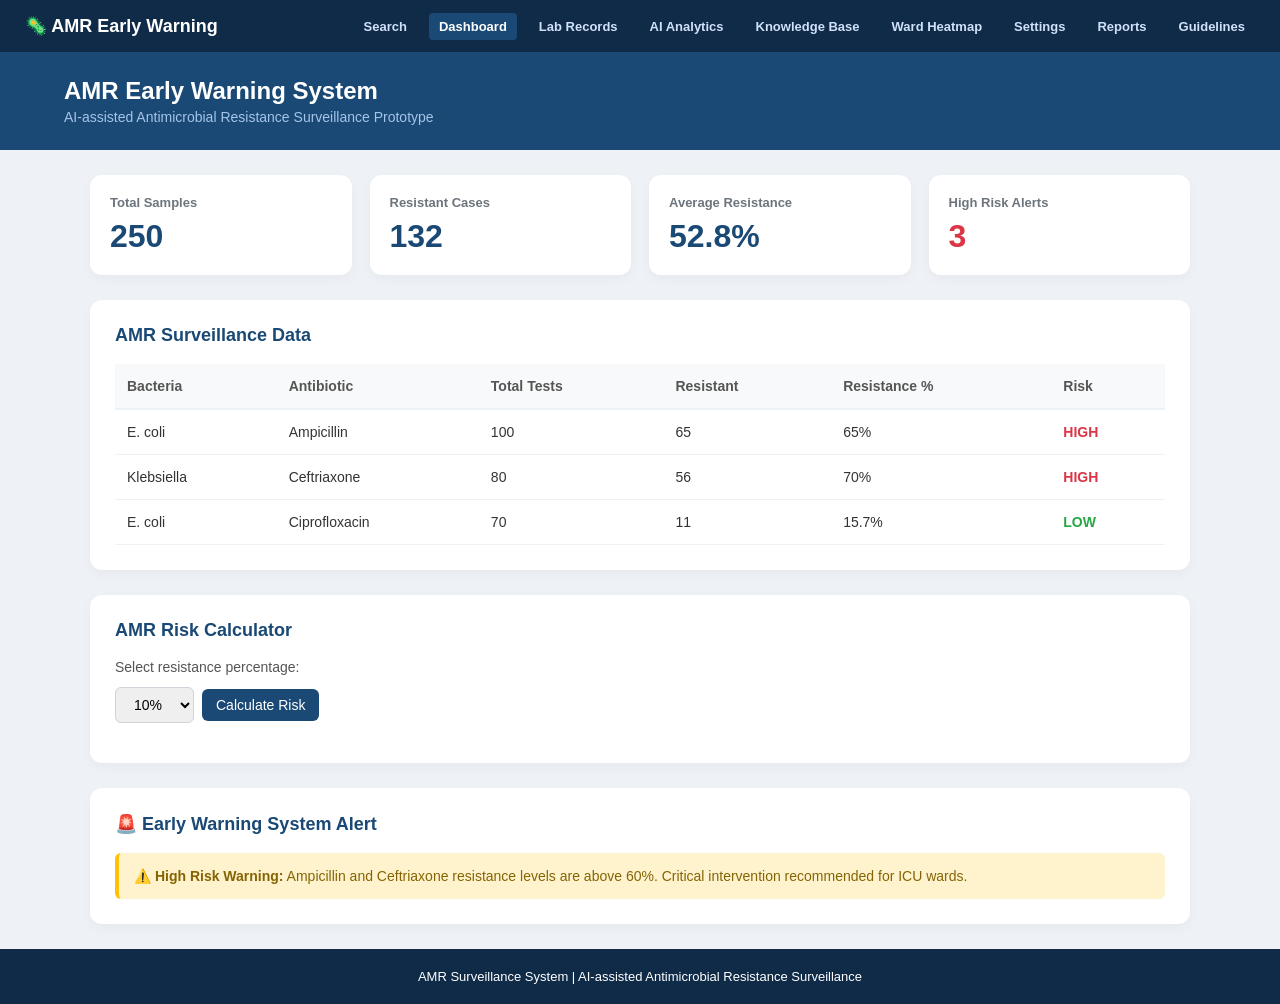
<file: dashboard overview.html>
<!DOCTYPE html>
<html lang="en">

<head>
  <meta charset="UTF-8">
  <meta name="viewport" content="width=device-width, initial-scale=1.0">
  <title>AMR Early Warning System</title>
  <style>
    * {
      margin: 0;
      padding: 0;
      box-sizing: border-box;
      font-family: 'Segoe UI', Arial, sans-serif;
    }

    body {
      background: #eef2f6;
      color: #333;
      overflow-x: hidden;
    }

    /* NAVBAR & HEADER */
    nav {
      background: #0f2b48;
      padding: 15px 25px;
      display: flex;
      justify-content: space-between;
      align-items: center;
    }

    nav .logo {
      color: white;
      font-size: 18px;
      font-weight: bold;
    }

    nav ul {
      list-style: none;
      display: flex;
      gap: 12px;
    }

    nav ul li a {
      color: #d0e1f9;
      text-decoration: none;
      font-weight: 600;
      padding: 6px 10px;
      border-radius: 4px;
      font-size: 13px;
      transition: 0.3s;
    }

    nav ul li a.active,
    nav ul li a:hover {
      background: #1a4975;
      color: white;
    }

    header {
      background: #1a4975;
      color: white;
      padding: 25px;
      text-align: left;
      padding-left: 5%;
    }

    header h1 {
      font-size: 24px;
    }

    header p {
      color: #a4c4e8;
      font-size: 14px;
      margin-top: 4px;
    }

    /* CONTAINER & CARDS */
    .container {
      width: 90%;
      max-width: 1100px;
      margin: 25px auto;
    }

    .stats-grid {
      display: grid;
      grid-template-columns: repeat(auto-fit, minmax(200px, 1fr));
      gap: 18px;
      margin-bottom: 25px;
    }

    .stat-card {
      background: white;
      padding: 20px;
      border-radius: 12px;
      box-shadow: 0 4px 12px rgba(0, 0, 0, 0.04);
    }

    .stat-card .title {
      color: #6c757d;
      font-size: 13px;
      font-weight: 600;
    }

    .stat-card .value {
      font-size: 32px;
      font-weight: 700;
      color: #1a4975;
      margin-top: 8px;
    }

    .card-section {
      background: white;
      padding: 25px;
      border-radius: 12px;
      box-shadow: 0 4px 12px rgba(0, 0, 0, 0.04);
      margin-bottom: 25px;
    }

    .card-section h2 {
      font-size: 18px;
      color: #1a4975;
      margin-bottom: 18px;
    }

    /* TABLE STYLING */
    table {
      width: 100%;
      border-collapse: collapse;
    }

    th,
    td {
      padding: 14px 12px;
      text-align: left;
      font-size: 14px;
    }

    th {
      background: #f8f9fa;
      color: #555;
      border-bottom: 2px solid #edf2f7;
    }

    td {
      border-bottom: 1px solid #edf2f7;
    }

    .badge-high {
      color: #dc3545;
      font-weight: bold;
    }

    .badge-low {
      color: #28a745;
      font-weight: bold;
    }

    /* CALCULATOR & ALERTS */
    select,
    button {
      padding: 8px 14px;
      border-radius: 6px;
      border: 1px solid #ced4da;
      font-size: 14px;
    }

    button {
      background: #1a4975;
      color: white;
      border: none;
      cursor: pointer;
      transition: 0.3s;
      margin-left: 8px;
    }

    button:hover {
      background: #0f2b48;
    }

    .alert-box {
      background: #fff3cd;
      border-left: 4px solid #ffc107;
      padding: 15px;
      border-radius: 6px;
      color: #856404;
      font-size: 14px;
      margin-top: 15px;
    }

    footer {
      text-align: center;
      padding: 20px;
      background: #0f2b48;
      color: white;
      font-size: 13px;
    }
  </style>
</head>

<body>

  <!-- NAVIGATION BAR -->
  <nav>
    <div class="logo">🦠 AMR Early Warning</div>
    <ul>
      <li><a href="index.html">Search</a></li>
      <li><a href="dashboard overview.html" class="active">Dashboard</a></li>
      <li><a href="records.html">Lab Records</a></li>
      <li><a href="analytics.html">AI Analytics</a></li>
      <li><a href="knowledge.html">Knowledge Base</a></li>
      <li><a href="regional.html">Ward Heatmap</a></li>
      <li><a href="settings.html">Settings</a></li>
      <li><a href="reports.html">Reports</a></li>
      <li><a href="guidelines.html">Guidelines</a></li>
    </ul>
  </nav>

  <!-- HEADER -->
  <header>
    <h1>AMR Early Warning System</h1>
    <p>AI-assisted Antimicrobial Resistance Surveillance Prototype</p>
  </header>

  <div class="container">

    <!-- TOP METRICS CARDS -->
    <div class="stats-grid">
      <div class="stat-card">
        <div class="title">Total Samples</div>
        <div class="value">250</div>
      </div>
      <div class="stat-card">
        <div class="title">Resistant Cases</div>
        <div class="value">132</div>
      </div>
      <div class="stat-card">
        <div class="title">Average Resistance</div>
        <div class="value">52.8%</div>
      </div>
      <div class="stat-card">
        <div class="title">High Risk Alerts</div>
        <div class="value" style="color: #dc3545;">3</div>
      </div>
    </div>

    <!-- SURVEILLANCE DATA TABLE -->
    <div class="card-section">
      <h2>AMR Surveillance Data</h2>
      <table>
        <thead>
          <tr>
            <th>Bacteria</th>
            <th>Antibiotic</th>
            <th>Total Tests</th>
            <th>Resistant</th>
            <th>Resistance %</th>
            <th>Risk</th>
          </tr>
        </thead>
        <tbody>
          <tr>
            <td>E. coli</td>
            <td>Ampicillin</td>
            <td>100</td>
            <td>65</td>
            <td>65%</td>
            <td><span class="badge-high">HIGH</span></td>
          </tr>
          <tr>
            <td>Klebsiella</td>
            <td>Ceftriaxone</td>
            <td>80</td>
            <td>56</td>
            <td>70%</td>
            <td><span class="badge-high">HIGH</span></td>
          </tr>
          <tr>
            <td>E. coli</td>
            <td>Ciprofloxacin</td>
            <td>70</td>
            <td>11</td>
            <td>15.7%</td>
            <td><span class="badge-low">LOW</span></td>
          </tr>
        </tbody>
      </table>
    </div>

    <!-- AMR RISK CALCULATOR -->
    <div class="card-section">
      <h2>AMR Risk Calculator</h2>
      <p style="font-size: 14px; color: #555; margin-bottom: 12px;">Select resistance percentage:</p>
      <div style="display: flex; align-items: center;">
        <select id="riskSelect">
          <option value="10">10%</option>
          <option value="50">50%</option>
          <option value="70">70%</option>
        </select>
        <button onclick="calculateRisk()">Calculate Risk</button>
      </div>
      <div id="riskResult" style="margin-top: 15px; font-weight: bold; font-size: 14px;"></div>
    </div>

    <!-- EARLY WARNING NOTIFICATION -->
    <div class="card-section">
      <h2>🚨 Early Warning System Alert</h2>
      <div class="alert-box">
        ⚠️ <strong>High Risk Warning:</strong> Ampicillin and Ceftriaxone resistance levels are above 60%. Critical
        intervention recommended for ICU wards.
      </div>
    </div>

  </div>

  <footer>
    <p>AMR Surveillance System | AI-assisted Antimicrobial Resistance Surveillance</p>
  </footer>

  <script>
    // Risk Calculator Logic
    function calculateRisk() {
      const val = document.getElementById("riskSelect").value;
      const res = document.getElementById("riskResult");
      if (val >= 60) {
        res.innerHTML = "<span style='color: #dc3545;'>Risk Level: CRITICAL (Immediate intervention required)</span>";
      } else if (val >= 30) {
        res.innerHTML = "<span style='color: #ffc107;'>Risk Level: MODERATE (Monitor closely)</span>";
      } else {
        res.innerHTML = "<span style='color: #28a745;'>Risk Level: LOW (Standard baseline)</span>";
      }
    }
  </script>
</body>

</html>
</file>
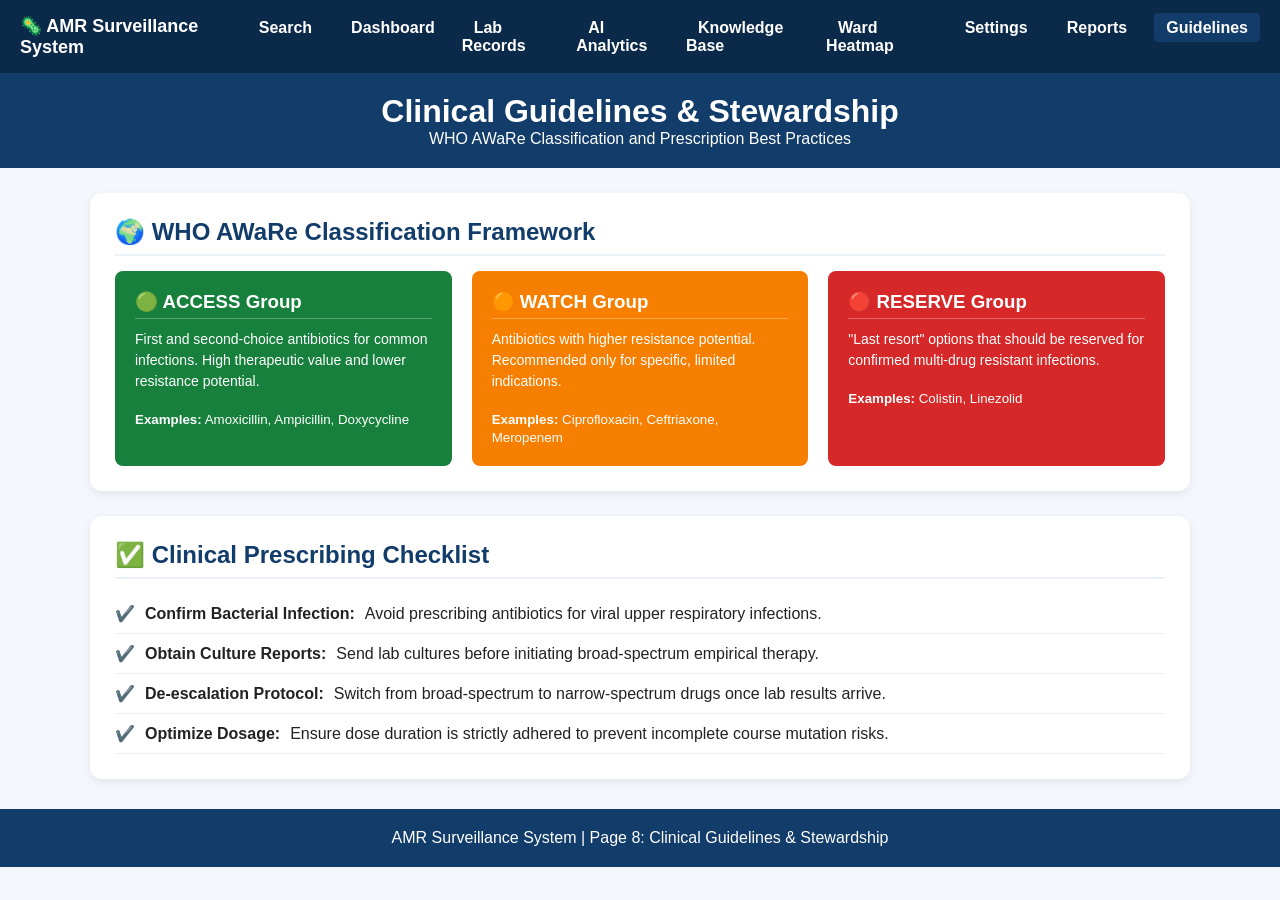
<file: guidelines.html>
<!DOCTYPE html>
<html lang="en">

<head>
    <meta charset="UTF-8">
    <meta name="viewport" content="width=device-width, initial-scale=1.0">
    <title>AMR Surveillance System - Clinical Guidelines</title>
    <style>
        * {
            margin: 0;
            padding: 0;
            box-sizing: border-box;
            font-family: Arial, sans-serif;
        }

        body {
            background: #f4f7fb;
            color: #222;
        }

        nav {
            background: #0b2948;
            padding: 15px 20px;
            display: flex;
            justify-content: space-between;
            align-items: center;
        }

        nav .logo {
            color: white;
            font-size: 18px;
            font-weight: bold;
        }

        nav ul {
            list-style: none;
            display: flex;
            gap: 15px;
        }

        nav ul li a {
            color: white;
            text-decoration: none;
            font-weight: bold;
            padding: 6px 12px;
            border-radius: 4px;
            transition: 0.3s;
        }

        nav ul li a.active,
        nav ul li a:hover {
            background: #123c69;
        }

        header {
            background: #123c69;
            color: white;
            padding: 20px;
            text-align: center;
        }

        .container {
            width: 90%;
            max-width: 1100px;
            margin: 25px auto;
        }

        .section {
            background: white;
            margin-top: 25px;
            padding: 25px;
            border-radius: 12px;
            box-shadow: 0 3px 10px rgba(0, 0, 0, 0.08);
        }

        .section h2 {
            margin-bottom: 15px;
            color: #123c69;
            border-bottom: 2px solid #eaf1f8;
            padding-bottom: 8px;
        }

        .aware-grid {
            display: grid;
            grid-template-columns: repeat(auto-fit, minmax(280px, 1fr));
            gap: 20px;
            margin-top: 15px;
        }

        .aware-card {
            padding: 20px;
            border-radius: 8px;
            color: white;
        }

        .access {
            background: #16803c;
        }

        .watch {
            background: #f77f00;
        }

        .reserve {
            background: #d62828;
        }

        .aware-card h3 {
            margin-bottom: 10px;
            border-bottom: 1px solid rgba(255, 255, 255, 0.3);
            padding-bottom: 5px;
        }

        .aware-card p {
            font-size: 14px;
            line-height: 1.5;
        }

        .checklist {
            list-style-type: none;
            margin-top: 10px;
        }

        .checklist li {
            padding: 10px 0;
            border-bottom: 1px solid #eee;
            display: flex;
            align-items: center;
            gap: 10px;
        }

        footer {
            text-align: center;
            padding: 20px;
            margin-top: 30px;
            background: #123c69;
            color: white;
        }
    </style>
</head>

<body>

    <nav>
        <div class="logo">🦠 AMR Surveillance System</div>
        <ul>
            <li><a href="index.html">Search</a></li>
            <li><a href="dashboard overview.html">Dashboard</a></li>
            <li><a href="records.html">Lab Records</a></li>
            <li><a href="analytics.html">AI Analytics</a></li>
            <li><a href="knowledge.html">Knowledge Base</a></li>
            <li><a href="regional.html">Ward Heatmap</a></li>
            <li><a href="settings.html">Settings</a></li>
            <li><a href="reports.html">Reports</a></li>
            <li><a href="guidelines.html" class="active">Guidelines</a></li>
        </ul>
    </nav>

    <header>
        <h1>Clinical Guidelines & Stewardship</h1>
        <p>WHO AWaRe Classification and Prescription Best Practices</p>
    </header>

    <div class="container">

        <!-- WHO AWaRe Classification -->
        <div class="section">
            <h2>🌍 WHO AWaRe Classification Framework</h2>
            <div class="aware-grid">
                <div class="aware-card access">
                    <h3>🟢 ACCESS Group</h3>
                    <p>First and second-choice antibiotics for common infections. High therapeutic value and lower
                        resistance potential.</p>
                    <br>
                    <small><strong>Examples:</strong> Amoxicillin, Ampicillin, Doxycycline</small>
                </div>
                <div class="aware-card watch">
                    <h3>🟠 WATCH Group</h3>
                    <p>Antibiotics with higher resistance potential. Recommended only for specific, limited indications.
                    </p>
                    <br>
                    <small><strong>Examples:</strong> Ciprofloxacin, Ceftriaxone, Meropenem</small>
                </div>
                <div class="aware-card reserve">
                    <h3>🔴 RESERVE Group</h3>
                    <p>"Last resort" options that should be reserved for confirmed multi-drug resistant infections.</p>
                    <br>
                    <small><strong>Examples:</strong> Colistin, Linezolid</small>
                </div>
            </div>
        </div>

        <!-- Prescribing Best Practices -->
        <div class="section">
            <h2>✅ Clinical Prescribing Checklist</h2>
            <ul class="checklist">
                <li>✔️ <strong>Confirm Bacterial Infection:</strong> Avoid prescribing antibiotics for viral upper
                    respiratory infections.</li>
                <li>✔️ <strong>Obtain Culture Reports:</strong> Send lab cultures before initiating broad-spectrum
                    empirical therapy.</li>
                <li>✔️ <strong>De-escalation Protocol:</strong> Switch from broad-spectrum to narrow-spectrum drugs once
                    lab results arrive.</li>
                <li>✔️ <strong>Optimize Dosage:</strong> Ensure dose duration is strictly adhered to prevent incomplete
                    course mutation risks.</li>
            </ul>
        </div>

    </div>

    <footer>
        <p>AMR Surveillance System | Page 8: Clinical Guidelines & Stewardship</p>
    </footer>

</body>

</html>
</file>
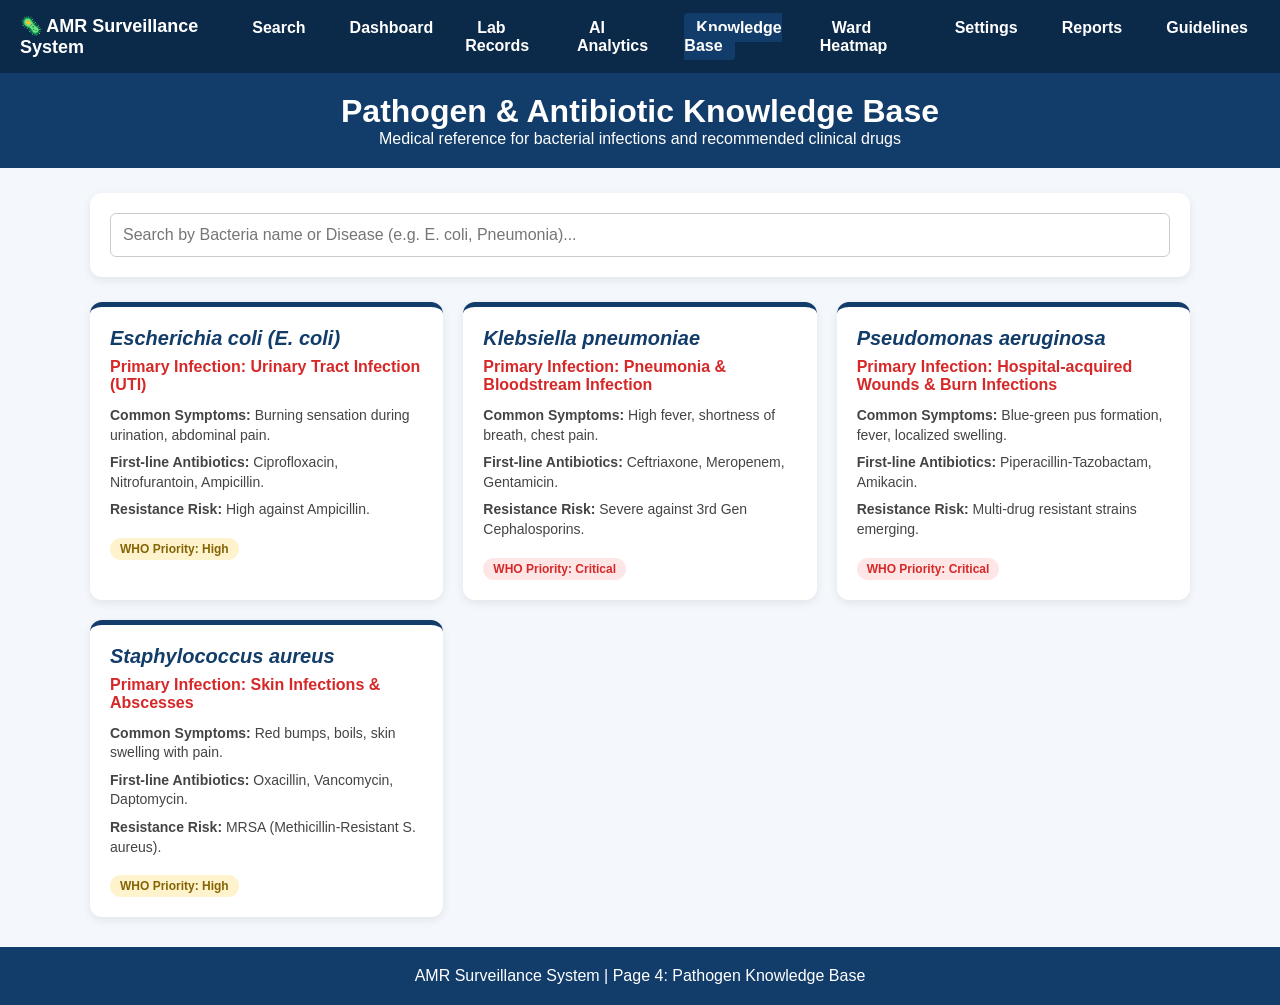
<file: knowledge.html>
<!DOCTYPE html>
<html lang="en">

<head>
    <meta charset="UTF-8">
    <meta name="viewport" content="width=device-width, initial-scale=1.0">
    <title>AMR Surveillance System - Knowledge Base</title>
    <style>
        * {
            margin: 0;
            padding: 0;
            box-sizing: border-box;
            font-family: Arial, sans-serif;
        }

        body {
            background: #f4f7fb;
            color: #222;
        }

        nav {
            background: #0b2948;
            padding: 15px 20px;
            display: flex;
            justify-content: space-between;
            align-items: center;
        }

        nav .logo {
            color: white;
            font-size: 18px;
            font-weight: bold;
        }

        nav ul {
            list-style: none;
            display: flex;
            gap: 20px;
        }

        nav ul li a {
            color: white;
            text-decoration: none;
            font-weight: bold;
            padding: 6px 12px;
            border-radius: 4px;
            transition: 0.3s;
        }

        nav ul li a.active,
        nav ul li a:hover {
            background: #123c69;
        }

        header {
            background: #123c69;
            color: white;
            padding: 20px;
            text-align: center;
        }

        .container {
            width: 90%;
            max-width: 1100px;
            margin: 25px auto;
        }

        .search-box {
            background: white;
            padding: 20px;
            border-radius: 12px;
            box-shadow: 0 3px 10px rgba(0, 0, 0, 0.08);
            margin-bottom: 25px;
            display: flex;
            gap: 15px;
        }

        .search-box input {
            flex: 1;
            padding: 12px;
            border: 1px solid #ccc;
            border-radius: 6px;
            font-size: 16px;
        }

        .grid-container {
            display: grid;
            grid-template-columns: repeat(auto-fit, minmax(300px, 1fr));
            gap: 20px;
        }

        .card {
            background: white;
            padding: 20px;
            border-radius: 12px;
            box-shadow: 0 3px 10px rgba(0, 0, 0, 0.08);
            border-top: 5px solid #123c69;
        }

        .card h3 {
            color: #123c69;
            font-size: 20px;
            margin-bottom: 8px;
            font-style: italic;
        }

        .card .disease {
            font-weight: bold;
            color: #d62828;
            margin-bottom: 12px;
        }

        .card p {
            font-size: 14px;
            color: #444;
            margin-bottom: 8px;
            line-height: 1.4;
        }

        .card .badge {
            display: inline-block;
            padding: 4px 10px;
            border-radius: 12px;
            font-size: 12px;
            font-weight: bold;
            margin-top: 10px;
        }

        .badge-critical {
            background: #ffe6e6;
            color: #d62828;
        }

        .badge-high {
            background: #fff3cd;
            color: #856404;
        }

        footer {
            text-align: center;
            padding: 20px;
            margin-top: 30px;
            background: #123c69;
            color: white;
        }
    </style>
</head>

<body>

    <nav>
        <div class="logo">🦠 AMR Surveillance System</div>
        <ul>
            <li><a href="index.html">Search</a></li>
            <li><a href="dashboard overview.html">Dashboard</a></li>
            <li><a href="records.html">Lab Records</a></li>
            <li><a href="analytics.html">AI Analytics</a></li>
            <li><a href="knowledge.html" class="active">Knowledge Base</a></li>
            <li><a href="regional.html">Ward Heatmap</a></li>
            <li><a href="settings.html">Settings</a></li>
            <li><a href="reports.html">Reports</a></li>
            <li><a href="guidelines.html">Guidelines</a></li>
            
        </ul>
    </nav>

    <header>
        <h1>Pathogen & Antibiotic Knowledge Base</h1>
        <p>Medical reference for bacterial infections and recommended clinical drugs</p>
    </header>

    <div class="container">

        <!-- Search Filter -->
        <div class="search-box">
            <input type="text" id="searchInput" onkeyup="searchCards()"
                placeholder="Search by Bacteria name or Disease (e.g. E. coli, Pneumonia)...">
        </div>

        <!-- Disease & Drug Grid -->
        <div class="grid-container" id="knowledgeGrid">

            <div class="card">
                <h3>Escherichia coli (E. coli)</h3>
                <div class="disease">Primary Infection: Urinary Tract Infection (UTI)</div>
                <p><strong>Common Symptoms:</strong> Burning sensation during urination, abdominal pain.</p>
                <p><strong>First-line Antibiotics:</strong> Ciprofloxacin, Nitrofurantoin, Ampicillin.</p>
                <p><strong>Resistance Risk:</strong> High against Ampicillin.</p>
                <span class="badge badge-high">WHO Priority: High</span>
            </div>

            <div class="card">
                <h3>Klebsiella pneumoniae</h3>
                <div class="disease">Primary Infection: Pneumonia & Bloodstream Infection</div>
                <p><strong>Common Symptoms:</strong> High fever, shortness of breath, chest pain.</p>
                <p><strong>First-line Antibiotics:</strong> Ceftriaxone, Meropenem, Gentamicin.</p>
                <p><strong>Resistance Risk:</strong> Severe against 3rd Gen Cephalosporins.</p>
                <span class="badge badge-critical">WHO Priority: Critical</span>
            </div>

            <div class="card">
                <h3>Pseudomonas aeruginosa</h3>
                <div class="disease">Primary Infection: Hospital-acquired Wounds & Burn Infections</div>
                <p><strong>Common Symptoms:</strong> Blue-green pus formation, fever, localized swelling.</p>
                <p><strong>First-line Antibiotics:</strong> Piperacillin-Tazobactam, Amikacin.</p>
                <p><strong>Resistance Risk:</strong> Multi-drug resistant strains emerging.</p>
                <span class="badge badge-critical">WHO Priority: Critical</span>
            </div>

            <div class="card">
                <h3>Staphylococcus aureus</h3>
                <div class="disease">Primary Infection: Skin Infections & Abscesses</div>
                <p><strong>Common Symptoms:</strong> Red bumps, boils, skin swelling with pain.</p>
                <p><strong>First-line Antibiotics:</strong> Oxacillin, Vancomycin, Daptomycin.</p>
                <p><strong>Resistance Risk:</strong> MRSA (Methicillin-Resistant S. aureus).</p>
                <span class="badge badge-high">WHO Priority: High</span>
            </div>

        </div>
    </div>

    <footer>
        <p>AMR Surveillance System | Page 4: Pathogen Knowledge Base</p>
    </footer>

    <script>
        function searchCards() {
            let input = document.getElementById('searchInput').value.toLowerCase();
            let cards = document.getElementsByClassName('card');

            for (let i = 0; i < cards.length; i++) {
                let cardText = cards[i].innerText.toLowerCase();
                if (cardText.includes(input)) {
                    cards[i].style.display = "block";
                } else {
                    cards[i].style.display = "none";
                }
            }
        }
    </script>
</body>

</html>
</file>
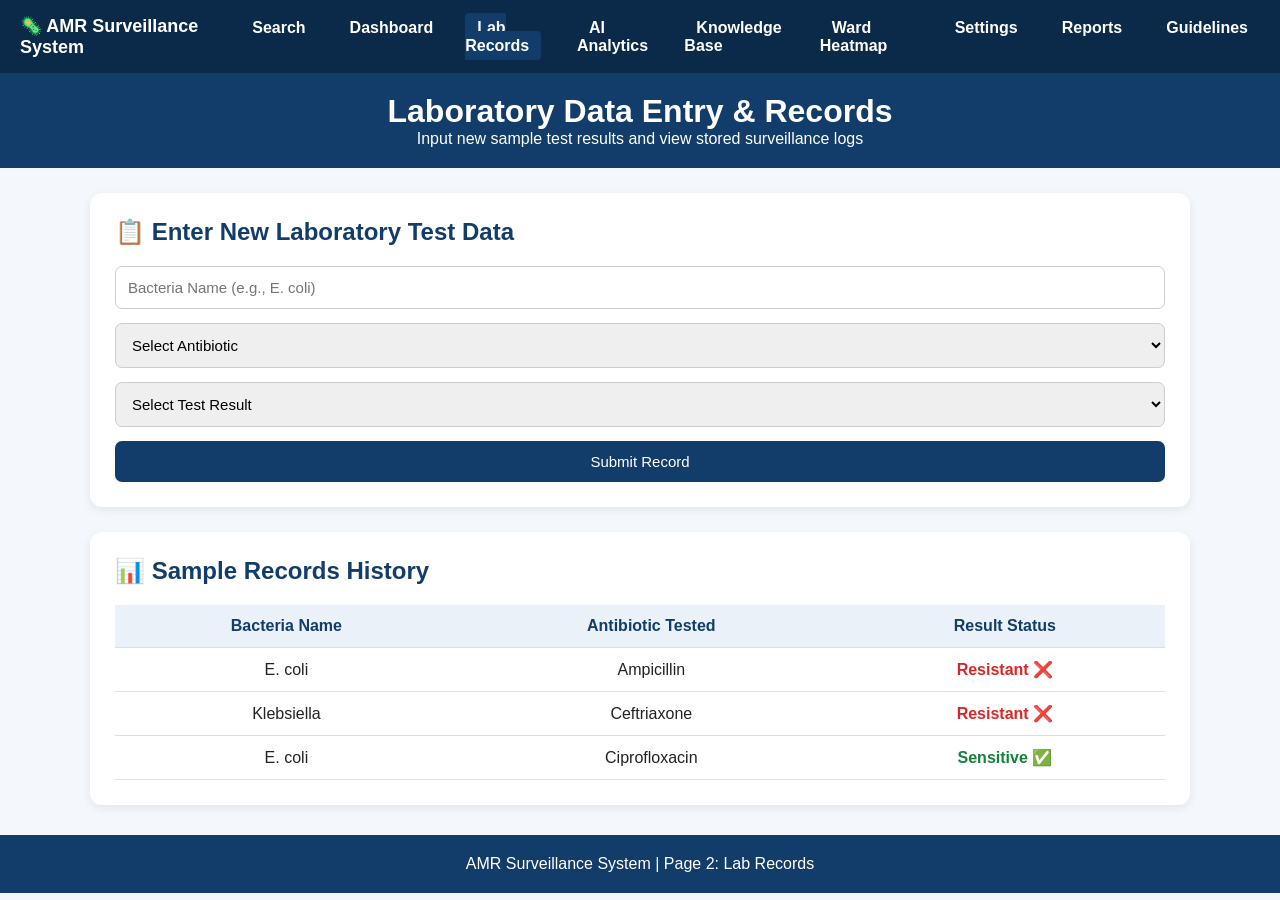
<file: records.html>
<!DOCTYPE html>
<html lang="en">

<head>
    <meta charset="UTF-8">
    <meta name="viewport" content="width=device-width, initial-scale=1.0">
    <title>AMR Surveillance System - Lab Records</title>
    <style>
        * {
            margin: 0;
            padding: 0;
            box-sizing: border-box;
            font-family: Arial, sans-serif;
        }

        body {
            background: #f4f7fb;
            color: #222;
        }

        nav {
            background: #0b2948;
            padding: 15px 20px;
            display: flex;
            justify-content: space-between;
            align-items: center;
        }

        nav .logo {
            color: white;
            font-size: 18px;
            font-weight: bold;
        }

        nav ul {
            list-style: none;
            display: flex;
            gap: 20px;
        }

        nav ul li a {
            color: white;
            text-decoration: none;
            font-weight: bold;
            padding: 6px 12px;
            border-radius: 4px;
            transition: 0.3s;
        }

        nav ul li a.active,
        nav ul li a:hover {
            background: #123c69;
        }

        header {
            background: #123c69;
            color: white;
            padding: 20px;
            text-align: center;
        }

        .container {
            width: 90%;
            max-width: 1100px;
            margin: 25px auto;
        }

        .section {
            background: white;
            margin-top: 25px;
            padding: 25px;
            border-radius: 12px;
            box-shadow: 0 3px 10px rgba(0, 0, 0, 0.08);
        }

        .section h2 {
            margin-bottom: 20px;
            color: #123c69;
        }

        form {
            display: grid;
            gap: 14px;
        }

        input,
        select,
        button {
            padding: 12px;
            border-radius: 7px;
            border: 1px solid #ccc;
            font-size: 15px;
        }

        button {
            background: #123c69;
            color: white;
            border: none;
            cursor: pointer;
            transition: 0.3s;
        }

        button:hover {
            background: #0b2948;
        }

        table {
            width: 100%;
            border-collapse: collapse;
            margin-top: 15px;
        }

        th,
        td {
            padding: 12px;
            border-bottom: 1px solid #ddd;
            text-align: center;
        }

        th {
            background: #eaf1f8;
            color: #123c69;
        }

        .resistant {
            color: #d62828;
            font-weight: bold;
        }

        .sensitive {
            color: #16803c;
            font-weight: bold;
        }

        footer {
            text-align: center;
            padding: 20px;
            margin-top: 30px;
            background: #123c69;
            color: white;
        }
    </style>
</head>

<body>

    <nav>
        <div class="logo">🦠 AMR Surveillance System</div>
        <ul>
            <li><a href="index.html">Search</a></li>
            <li><a href="dashboard overview.html">Dashboard</a></li>
            <li><a href="records.html" class="active">Lab Records</a></li>
            <li><a href="analytics.html">AI Analytics</a></li>
            <li><a href="knowledge.html">Knowledge Base</a></li>
            <li><a href="regional.html">Ward Heatmap</a></li>
            <li><a href="settings.html">Settings</a></li>
            <li><a href="reports.html">Reports</a></li>
            <li><a href="guidelines.html">Guidelines</a></li>
        </ul>
    </nav>

    <header>
        <h1>Laboratory Data Entry & Records</h1>
        <p>Input new sample test results and view stored surveillance logs</p>
    </header>

    <div class="container">
        <!-- Input Form Section -->
        <div class="section">
            <h2>📋 Enter New Laboratory Test Data</h2>
            <form id="amrForm">
                <input type="text" id="bacteria" placeholder="Bacteria Name (e.g., E. coli)" required>
                <select id="antibiotic" required>
                    <option value="">Select Antibiotic</option>
                    <option>Ampicillin</option>
                    <option>Amoxicillin</option>
                    <option>Ciprofloxacin</option>
                    <option>Gentamicin</option>
                    <option>Meropenem</option>
                    <option>Ceftriaxone</option>
                </select>
                <select id="result" required>
                    <option value="">Select Test Result</option>
                    <option value="Resistant">Resistant ❌</option>
                    <option value="Sensitive">Sensitive ✅</option>
                </select>
                <button type="submit">Submit Record</button>
            </form>
        </div>

        <!-- Table Section -->
        <div class="section">
            <h2>📊 Sample Records History</h2>
            <table>
                <thead>
                    <tr>
                        <th>Bacteria Name</th>
                        <th>Antibiotic Tested</th>
                        <th>Result Status</th>
                    </tr>
                </thead>
                <tbody id="dataTable">
                    <tr>
                        <td>E. coli</td>
                        <td>Ampicillin</td>
                        <td class="resistant">Resistant ❌</td>
                    </tr>
                    <tr>
                        <td>Klebsiella</td>
                        <td>Ceftriaxone</td>
                        <td class="resistant">Resistant ❌</td>
                    </tr>
                    <tr>
                        <td>E. coli</td>
                        <td>Ciprofloxacin</td>
                        <td class="sensitive">Sensitive ✅</td>
                    </tr>
                </tbody>
            </table>
        </div>
    </div>

    <footer>
        <p>AMR Surveillance System | Page 2: Lab Records</p>
    </footer>

    <script>
        document.getElementById("amrForm").addEventListener("submit", function (e) {
            e.preventDefault();
            const bacteria = document.getElementById("bacteria").value.trim();
            const antibiotic = document.getElementById("antibiotic").value;
            const result = document.getElementById("result").value;

            const row = document.createElement("tr");
            const isResistant = result === "Resistant";
            row.innerHTML = `
                <td>${bacteria}</td>
                <td>${antibiotic}</td>
                <td class="${isResistant ? 'resistant' : 'sensitive'}">
                    ${result} ${isResistant ? '❌' : '✅'}
                </td>
            `;
            document.getElementById("dataTable").appendChild(row);
            this.reset();
            alert("Laboratory record added successfully!");
        });
    </script>
</body>

</html>
</file>
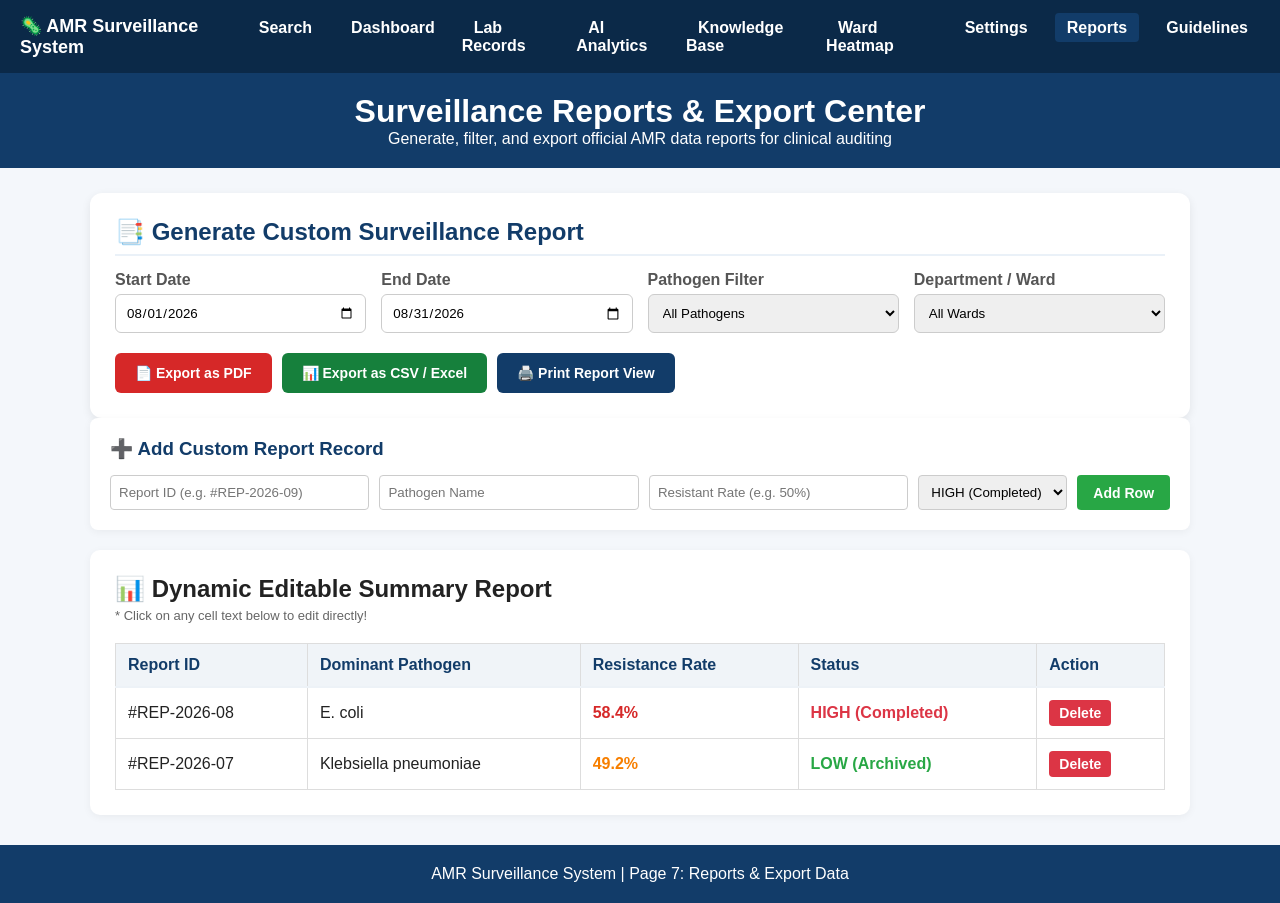
<file: reports.html>
<!DOCTYPE html>
<html lang="en">

<head>
    <meta charset="UTF-8">
    <meta name="viewport" content="width=device-width, initial-scale=1.0">
    <title>AMR Surveillance System - Reports & Export</title>
    <style>
        * {
            margin: 0;
            padding: 0;
            box-sizing: border-box;
            font-family: Arial, sans-serif;
        }

        body {
            background: #f4f7fb;
            color: #222;
        }

        nav {
            background: #0b2948;
            padding: 15px 20px;
            display: flex;
            justify-content: space-between;
            align-items: center;
        }

        nav .logo {
            color: white;
            font-size: 18px;
            font-weight: bold;
        }

        nav ul {
            list-style: none;
            display: flex;
            gap: 15px;
        }

        nav ul li a {
            color: white;
            text-decoration: none;
            font-weight: bold;
            padding: 6px 12px;
            border-radius: 4px;
            transition: 0.3s;
        }

        nav ul li a.active,
        nav ul li a:hover {
            background: #123c69;
        }

        header {
            background: #123c69;
            color: white;
            padding: 20px;
            text-align: center;
        }

        .container {
            width: 90%;
            max-width: 1100px;
            margin: 25px auto;
        }

        .section {
            background: white;
            margin-top: 25px;
            padding: 25px;
            border-radius: 12px;
            box-shadow: 0 3px 10px rgba(0, 0, 0, 0.08);
        }

        .section h2 {
            margin-bottom: 15px;
            color: #123c69;
            border-bottom: 2px solid #eaf1f8;
            padding-bottom: 8px;
        }

        .filter-grid {
            display: grid;
            grid-template-columns: repeat(auto-fit, minmax(200px, 1fr));
            gap: 15px;
            margin-bottom: 20px;
        }

        .filter-group label {
            display: block;
            font-weight: bold;
            margin-bottom: 5px;
            color: #555;
        }

        .filter-group input,
        .filter-group select {
            width: 100%;
            padding: 10px;
            border: 1px solid #ccc;
            border-radius: 6px;
        }

        .btn-group {
            display: flex;
            gap: 10px;
            margin-top: 15px;
        }

        button {
            padding: 12px 20px;
            border-radius: 6px;
            border: none;
            cursor: pointer;
            font-size: 14px;
            font-weight: bold;
            transition: 0.3s;
        }

        .btn-pdf {
            background: #d62828;
            color: white;
        }

        .btn-csv {
            background: #16803c;
            color: white;
        }

        .btn-print {
            background: #123c69;
            color: white;
        }

        button:hover {
            opacity: 0.85;
        }

        table {
            width: 100%;
            border-collapse: collapse;
            margin-top: 20px;
        }

        table,
        th,
        td {
            border: 1px solid #ddd;
        }

        th,
        td {
            padding: 12px;
            text-align: left;
        }

        th {
            background: #f0f4f8;
            color: #123c69;
        }

        footer {
            text-align: center;
            padding: 20px;
            margin-top: 30px;
            background: #123c69;
            color: white;
        }
    </style>
</head>

<body>

    <nav>
        <div class="logo">🦠 AMR Surveillance System</div>
        <ul>
            <li><a href="index.html">Search</a></li>
            <li><a href="dashboard overview.html">Dashboard</a></li>
            <li><a href="records.html">Lab Records</a></li>
            <li><a href="analytics.html">AI Analytics</a></li>
            <li><a href="knowledge.html">Knowledge Base</a></li>
            <li><a href="regional.html">Ward Heatmap</a></li>
            <li><a href="settings.html">Settings</a></li>
            <li><a href="reports.html" class="active">Reports</a></li>
            <li><a href="guidelines.html">Guidelines</a></li>
        </ul>
    </nav>

    <header>
        <h1>Surveillance Reports & Export Center</h1>
        <p>Generate, filter, and export official AMR data reports for clinical auditing</p>
    </header>

    <div class="container">

        <div class="section">
            <h2>📑 Generate Custom Surveillance Report</h2>
            <div class="filter-grid">
                <div class="filter-group">
                    <label>Start Date</label>
                    <input type="date" value="2026-08-01">
                </div>
                <div class="filter-group">
                    <label>End Date</label>
                    <input type="date" value="2026-08-31">
                </div>
                <div class="filter-group">
                    <label>Pathogen Filter</label>
                    <select>
                        <option value="all">All Pathogens</option>
                        <option value="ecoli">E. coli</option>
                        <option value="klebsiella">Klebsiella pneumoniae</option>
                    </select>
                </div>
                <div class="filter-group">
                    <label>Department / Ward</label>
                    <select>
                        <option value="all">All Wards</option>
                        <option value="icu">ICU</option>
                        <option value="opd">OPD</option>
                    </select>
                </div>
            </div>

            <div class="btn-group">
                <button class="btn-pdf" onclick="exportData('PDF')">📄 Export as PDF</button>
                <button class="btn-csv" onclick="exportData('CSV')">📊 Export as CSV / Excel</button>
                <button class="btn-print" onclick="window.print()">🖨️ Print Report View</button>
            </div>
        </div>
<!-- 1. Input Form Section -->
<div class="add-box"
    style="background: white; padding: 20px; border-radius: 8px; margin-bottom: 20px; box-shadow: 0 2px 8px rgba(0,0,0,0.05);">
    <h3 style="margin-bottom: 15px; color: #123c69;">➕ Add Custom Report Record</h3>
    <div style="display: flex; gap: 10px; flex-wrap: wrap;">
        <input type="text" id="inputReportID" placeholder="Report ID (e.g. #REP-2026-09)"
            style="padding: 8px; border: 1px solid #ccc; border-radius: 4px; flex: 1;">
        <input type="text" id="inputPathogen" placeholder="Pathogen Name"
            style="padding: 8px; border: 1px solid #ccc; border-radius: 4px; flex: 1;">
        <input type="text" id="inputRate" placeholder="Resistant Rate (e.g. 50%)"
            style="padding: 8px; border: 1px solid #ccc; border-radius: 4px; flex: 1;">
        <select id="inputStatus" style="padding: 8px; border: 1px solid #ccc; border-radius: 4px;">
            <option value="HIGH (Completed)">HIGH (Completed)</option>
            <option value="LOW (Archived)">LOW (Archived)</option>
        </select>
        <button type="button" id="addBtn"
            style="padding: 8px 16px; background: #28a745; color: white; border: none; border-radius: 4px; cursor: pointer; font-weight: bold;">Add
            Row</button>
    </div>
</div>

<!-- 2. Table Section -->
<div class="card-section"
    style="background: white; padding: 25px; border-radius: 10px; box-shadow: 0 2px 8px rgba(0,0,0,0.05);">
    <h2 style="margin-bottom: 5px;">📊 Dynamic Editable Summary Report</h2>
    <p style="font-size: 13px; color: #666; margin-bottom: 15px;">* Click on any cell text below to edit directly!</p>

    <table id="editableSummaryTable" style="width: 100%; border-collapse: collapse;">
        <thead>
            <tr style="background: #f8f9fa; border-bottom: 2px solid #edf2f7; text-align: left;">
                <th style="padding: 12px;">Report ID</th>
                <th style="padding: 12px;">Dominant Pathogen</th>
                <th style="padding: 12px;">Resistance Rate</th>
                <th style="padding: 12px;">Status</th>
                <th style="padding: 12px;">Action</th>
            </tr>
        </thead>
        <tbody id="tableBody">
            <tr style="border-bottom: 1px solid #edf2f7;">
                <td contenteditable="true" style="padding: 12px;">#REP-2026-08</td>
                <td contenteditable="true" style="padding: 12px;">E. coli</td>
                <td contenteditable="true" style="padding: 12px; color: #d62828; font-weight: bold;">58.4%</td>
                <td contenteditable="true" style="padding: 12px; color: #dc3545; font-weight: bold;">HIGH (Completed)
                </td>
                <td style="padding: 12px;"><button onclick="this.parentElement.parentElement.remove()"
                        style="background: #dc3545; color: white; border: none; padding: 5px 10px; border-radius: 4px; cursor: pointer;">Delete</button>
                </td>
            </tr>
            <tr style="border-bottom: 1px solid #edf2f7;">
                <td contenteditable="true" style="padding: 12px;">#REP-2026-07</td>
                <td contenteditable="true" style="padding: 12px;">Klebsiella pneumoniae</td>
                <td contenteditable="true" style="padding: 12px; color: #f77f00; font-weight: bold;">49.2%</td>
                <td contenteditable="true" style="padding: 12px; color: #28a745; font-weight: bold;">LOW (Archived)</td>
                <td style="padding: 12px;"><button onclick="this.parentElement.parentElement.remove()"
                        style="background: #dc3545; color: white; border: none; padding: 5px 10px; border-radius: 4px; cursor: pointer;">Delete</button>
                </td>
            </tr>
        </tbody>
    </table>
</div>

<!-- 3. Working JavaScript Logic -->
<script>
    document.getElementById('addBtn').addEventListener('click', function () {
        let reportID = document.getElementById('inputReportID').value;
        let pathogen = document.getElementById('inputPathogen').value;
        let rate = document.getElementById('inputRate').value;
        let status = document.getElementById('inputStatus').value;

        if (!reportID || !pathogen || !rate) {
            alert("Please fill in all fields before adding!");
            return;
        }

        let tbody = document.getElementById('tableBody');
        let newRow = document.createElement('tr');
        newRow.style.borderBottom = "1px solid #edf2f7";

        let statusColor = status.includes('HIGH') ? '#dc3545' : '#28a745';

        newRow.innerHTML = `
        <td contenteditable="true" style="padding: 12px;">${reportID}</td>
        <td contenteditable="true" style="padding: 12px;">${pathogen}</td>
        <td contenteditable="true" style="padding: 12px; font-weight: bold;">${rate}</td>
        <td contenteditable="true" style="padding: 12px; color: ${statusColor}; font-weight: bold;">${status}</td>
        <td style="padding: 12px;"><button onclick="this.parentElement.parentElement.remove()" style="background: #dc3545; color: white; border: none; padding: 5px 10px; border-radius: 4px; cursor: pointer;">Delete</button></td>
    `;

        tbody.appendChild(newRow);

        // Clear inputs
        document.getElementById('inputReportID').value = '';
        document.getElementById('inputPathogen').value = '';
        document.getElementById('inputRate').value = '';
    });
</script>
    </div>

    <footer>
        <p>AMR Surveillance System | Page 7: Reports & Export Data</p>
    </footer>

    <script>
        function exportData(type) {
            alert("Exporting surveillance report as " + type + " file format...");
        }
    </script>
</body>

</html>
</file>
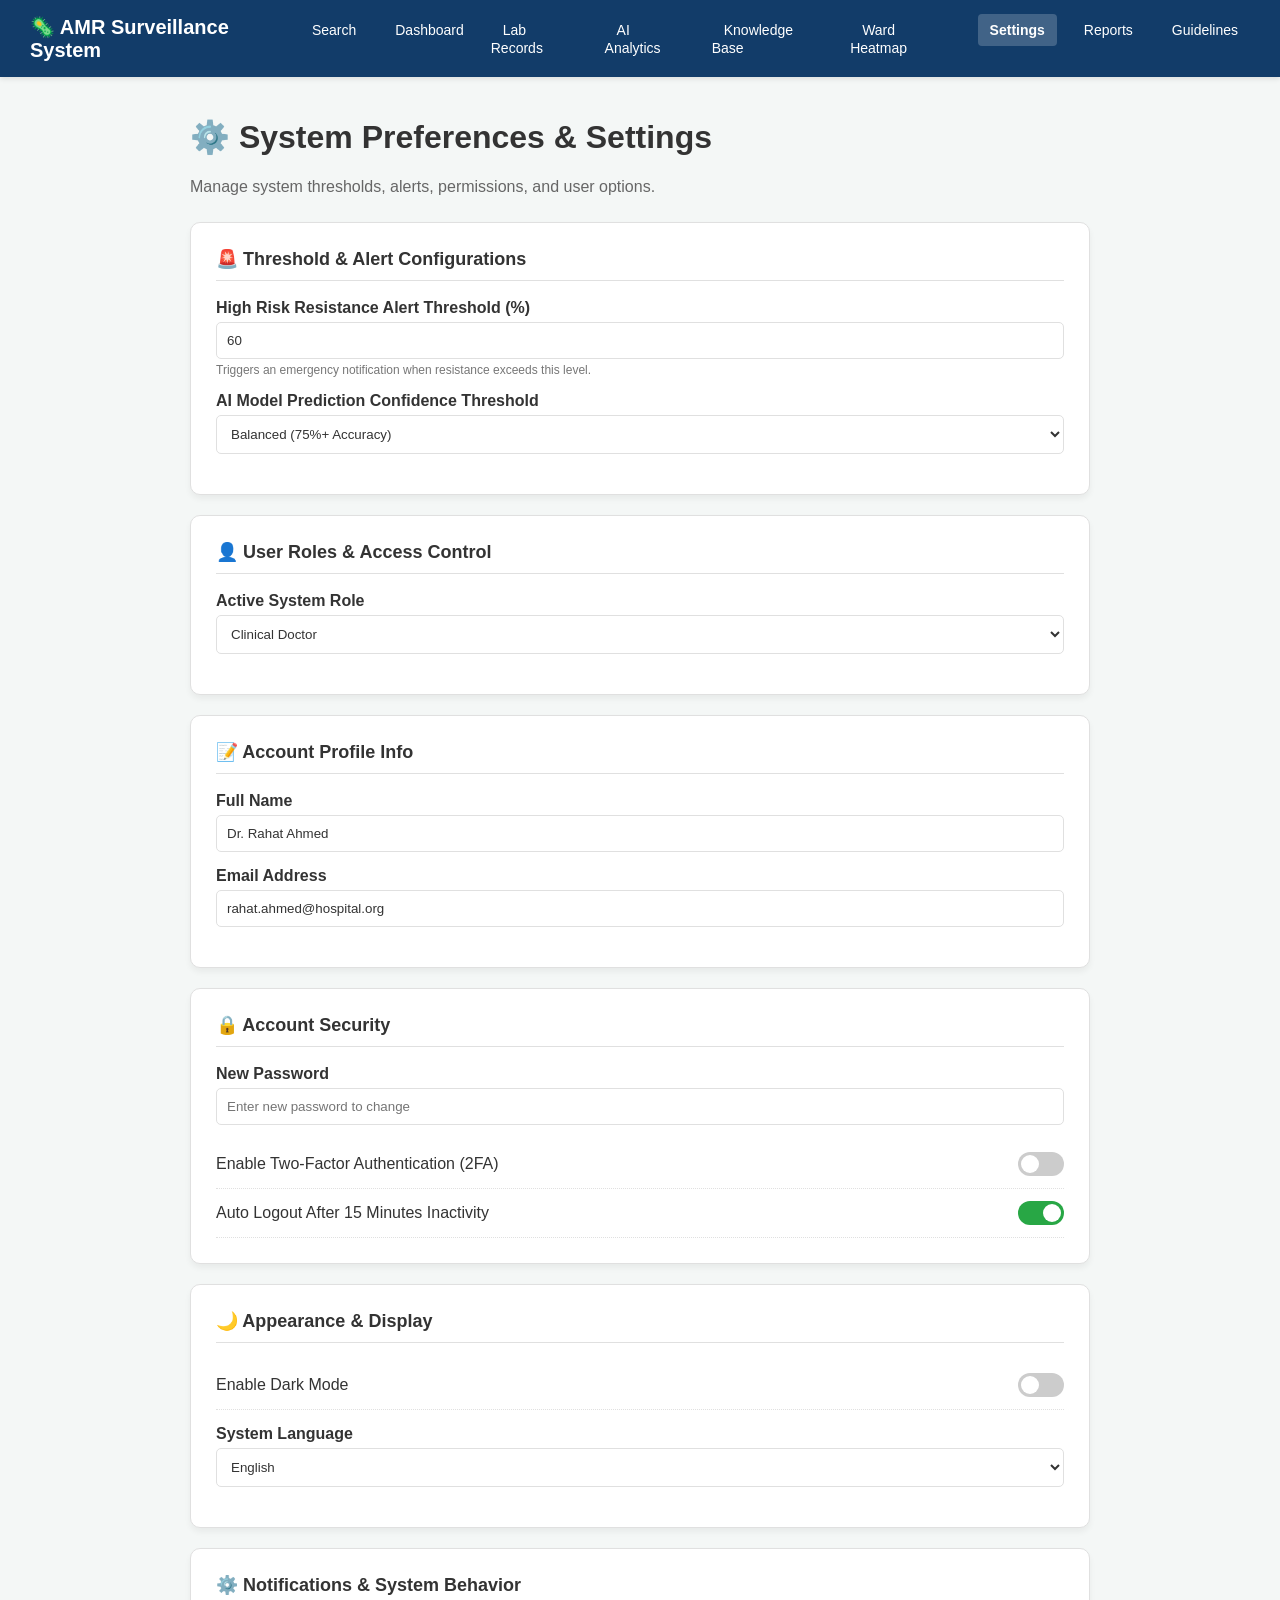
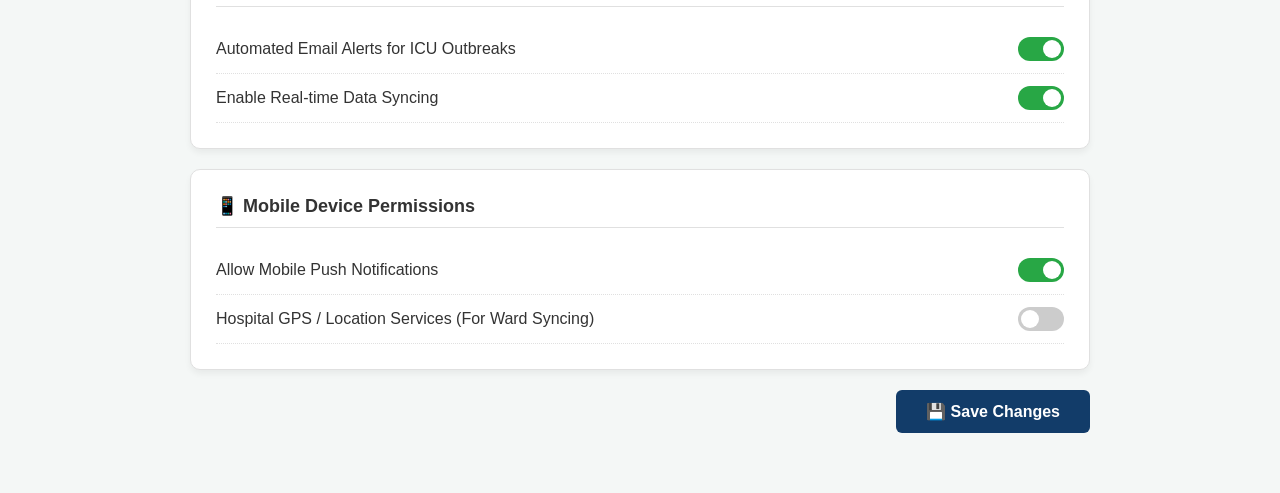
<file: settings.html>
<!DOCTYPE html>
<html lang="en">

<head>
    <meta charset="UTF-8">
    <meta name="viewport" content="width=device-width, initial-scale=1.0">
    <title>Settings - AMR Surveillance System</title>
    <style>
        :root {
            --bg-color: #f4f7f6;
            --card-bg: #ffffff;
            --text-color: #333333;
            --border-color: #e0e0e0;
            --primary-color: #123c69;
            --nav-bg: #123c69;
        }

        body.dark-mode {
            --bg-color: #1a1a2e;
            --card-bg: #16213e;
            --text-color: #e0e0e0;
            --border-color: #0f3460;
            --primary-color: #0f3460;
            --nav-bg: #0f3460;
        }

        body {
            background-color: var(--bg-color);
            color: var(--text-color);
            font-family: 'Segoe UI', Tahoma, Geneva, Verdana, sans-serif;
            margin: 0;
            padding: 0;
            transition: background-color 0.3s, color 0.3s;
        }

        /* 🔗 TOP NAVIGATION BAR */
        nav {
            background-color: var(--nav-bg);
            padding: 15px 30px;
            display: flex;
            justify-content: space-between;
            align-items: center;
            color: white;
            box-shadow: 0 2px 5px rgba(0, 0, 0, 0.1);
        }

        nav .logo {
            font-size: 20px;
            font-weight: bold;
        }

        nav ul {
            list-style: none;
            display: flex;
            gap: 15px;
            margin: 0;
            padding: 0;
        }

        nav ul li a {
            color: white;
            text-decoration: none;
            padding: 8px 12px;
            border-radius: 4px;
            font-size: 14px;
            transition: background 0.2s;
        }

        nav ul li a:hover,
        nav ul li a.active {
            background-color: rgba(255, 255, 255, 0.2);
            font-weight: bold;
        }

        header {
            padding: 20px 30px 10px 30px;
            max-width: 900px;
            margin: auto;
        }

        .container {
            max-width: 900px;
            margin: auto;
            padding: 0 20px 40px 20px;
        }

        /* 🪟 CARD STYLING */
        .settings-card {
            background-color: var(--card-bg);
            border: 1px solid var(--border-color);
            border-radius: 10px;
            padding: 25px;
            margin-bottom: 20px;
            box-shadow: 0 4px 6px rgba(0, 0, 0, 0.05);
        }

        .settings-card h3 {
            margin-top: 0;
            color: var(--text-color);
            display: flex;
            align-items: center;
            gap: 10px;
            border-bottom: 1px solid var(--border-color);
            padding-bottom: 10px;
            font-size: 18px;
        }

        .form-group {
            margin-bottom: 15px;
        }

        .form-group label {
            display: block;
            margin-bottom: 5px;
            font-weight: 600;
        }

        .form-group input[type="text"],
        .form-group input[type="number"],
        .form-group input[type="email"],
        .form-group input[type="password"],
        .form-group select {
            width: 100%;
            padding: 10px;
            border: 1px solid var(--border-color);
            border-radius: 5px;
            background-color: var(--card-bg);
            color: var(--text-color);
            box-sizing: border-box;
        }

        .sub-text {
            font-size: 12px;
            color: #777;
            margin-top: 4px;
        }

        .toggle-group {
            display: flex;
            justify-content: space-between;
            align-items: center;
            padding: 12px 0;
            border-bottom: 1px dotted var(--border-color);
        }

        /* 🔘 TOGGLE SWITCH STYLING */
        .switch {
            position: relative;
            display: inline-block;
            width: 46px;
            height: 24px;
        }

        .switch input {
            opacity: 0;
            width: 0;
            height: 0;
        }

        .slider {
            position: absolute;
            cursor: pointer;
            top: 0;
            left: 0;
            right: 0;
            bottom: 0;
            background-color: #ccc;
            transition: .4s;
            border-radius: 24px;
        }

        .slider:before {
            position: absolute;
            content: "";
            height: 18px;
            width: 18px;
            left: 3px;
            bottom: 3px;
            background-color: white;
            transition: .4s;
            border-radius: 50%;
        }

        input:checked+.slider {
            background-color: #28a745;
        }

        input:checked+.slider:before {
            transform: translateX(22px);
        }

        /* 🔔 TOAST NOTIFICATION */
        #toast {
            visibility: hidden;
            min-width: 280px;
            background-color: #28a745;
            color: white;
            text-align: center;
            border-radius: 8px;
            padding: 15px;
            position: fixed;
            z-index: 1000;
            right: 30px;
            bottom: 30px;
            font-weight: bold;
            box-shadow: 0 4px 10px rgba(0, 0, 0, 0.2);
            opacity: 0;
            transition: opacity 0.5s, bottom 0.5s;
        }

        #toast.show {
            visibility: visible;
            opacity: 1;
            bottom: 50px;
        }

        .btn-save {
            background-color: #123c69;
            color: white;
            padding: 12px 30px;
            border: none;
            border-radius: 6px;
            font-size: 16px;
            font-weight: bold;
            cursor: pointer;
            transition: background 0.3s;
        }

        .btn-save:hover {
            background-color: #0f3054;
        }
    </style>
</head>

<body>

    <!-- 🔗 TOP NAVIGATION BAR (প্রজেক্টের মূল পেজ লিংকস) -->
    <nav>
        <div class="logo">🦠 AMR Surveillance System</div>
        <ul>
            <li><a href="index.html">Search</a></li>
            <li><a href="dashboard overview.html">Dashboard</a></li>
            <li><a href="records.html">Lab Records</a></li>
            <li><a href="analytics.html">AI Analytics</a></li>
            <li><a href="knowledge.html">Knowledge Base</a></li>
            <li><a href="regional.html">Ward Heatmap</a></li>
            <li><a href="settings.html" class="active">Settings</a></li>
            <li><a href="reports.html">Reports</a></li>
            <li><a href="guidelines.html">Guidelines</a></li>
        </ul>
    </nav>

    <header>
        <h1>⚙️ System Preferences & Settings</h1>
        <p style="color: #666;">Manage system thresholds, alerts, permissions, and user options.</p>
    </header>

    <div class="container">

        <!-- 1. THRESHOLD & ALERT CONFIGURATIONS -->
        <div class="settings-card">
            <h3>🚨 Threshold & Alert Configurations</h3>
            <div class="form-group">
                <label>High Risk Resistance Alert Threshold (%)</label>
                <input type="number" value="60">
                <div class="sub-text">Triggers an emergency notification when resistance exceeds this level.</div>
            </div>
            <div class="form-group">
                <label>AI Model Prediction Confidence Threshold</label>
                <select>
                    <option value="balanced" selected>Balanced (75%+ Accuracy)</option>
                    <option value="strict">Strict (85%+ Accuracy)</option>
                    <option value="lenient">Lenient (65%+ Accuracy)</option>
                </select>
            </div>
        </div>

        <!-- 2. USER ROLES & ACCESS CONTROL -->
        <div class="settings-card">
            <h3>👤 User Roles & Access Control</h3>
            <div class="form-group">
                <label>Active System Role</label>
                <select>
                    <option value="doctor" selected>Clinical Doctor</option>
                    <option value="microbiologist">Microbiologist</option>
                    <option value="admin">System Administrator</option>
                </select>
            </div>
        </div>

        <!-- 3. USER PROFILE DETAILS -->
        <div class="settings-card">
            <h3>📝 Account Profile Info</h3>
            <div class="form-group">
                <label>Full Name</label>
                <input type="text" value="Dr. Rahat Ahmed">
            </div>
            <div class="form-group">
                <label>Email Address</label>
                <input type="email" value="rahat.ahmed@hospital.org">
            </div>
        </div>

        <!-- 4. ACCOUNT SECURITY -->
        <div class="settings-card">
            <h3>🔒 Account Security</h3>
            <div class="form-group">
                <label>New Password</label>
                <input type="password" placeholder="Enter new password to change">
            </div>
            <div class="toggle-group">
                <span>Enable Two-Factor Authentication (2FA)</span>
                <label class="switch">
                    <input type="checkbox">
                    <span class="slider"></span>
                </label>
            </div>
            <div class="toggle-group">
                <span>Auto Logout After 15 Minutes Inactivity</span>
                <label class="switch">
                    <input type="checkbox" checked>
                    <span class="slider"></span>
                </label>
            </div>
        </div>

        <!-- 5. APPEARANCE & DISPLAY (DARK/LIGHT MODE) -->
        <div class="settings-card">
            <h3>🌙 Appearance & Display</h3>
            <div class="toggle-group">
                <span>Enable Dark Mode</span>
                <label class="switch">
                    <input type="checkbox" id="darkModeToggle" onchange="toggleDarkMode()">
                    <span class="slider"></span>
                </label>
            </div>
            <div class="form-group" style="margin-top: 15px;">
                <label>System Language</label>
                <select>
                    <option value="en">English</option>
                    <option value="bn">বাংলা (Bengali)</option>
                </select>
            </div>
        </div>

        <!-- 6. NOTIFICATIONS & SYSTEM BEHAVIOR -->
        <div class="settings-card">
            <h3>⚙️ Notifications & System Behavior</h3>
            <div class="toggle-group">
                <span>Automated Email Alerts for ICU Outbreaks</span>
                <label class="switch">
                    <input type="checkbox" checked>
                    <span class="slider"></span>
                </label>
            </div>
            <div class="toggle-group">
                <span>Enable Real-time Data Syncing</span>
                <label class="switch">
                    <input type="checkbox" checked>
                    <span class="slider"></span>
                </label>
            </div>
        </div>

        <!-- 7. MOBILE DEVICE PERMISSIONS -->
        <div class="settings-card">
            <h3>📱 Mobile Device Permissions</h3>
            <div class="toggle-group">
                <span>Allow Mobile Push Notifications</span>
                <label class="switch">
                    <input type="checkbox" checked>
                    <span class="slider"></span>
                </label>
            </div>
            <div class="toggle-group">
                <span>Hospital GPS / Location Services (For Ward Syncing)</span>
                <label class="switch">
                    <input type="checkbox">
                    <span class="slider"></span>
                </label>
            </div>
        </div>

        <!-- SAVE BUTTON -->
        <div style="text-align: right; margin-bottom: 20px;">
            <button class="btn-save" onclick="triggerSaveNotification()">💾 Save Changes</button>
        </div>

    </div>

    <!-- TOAST NOTIFICATION -->
    <div id="toast">✅ All Settings Saved Successfully!</div>

    <script>
        function toggleDarkMode() {
            let isDark = document.getElementById('darkModeToggle').checked;
            if (isDark) {
                document.body.classList.add('dark-mode');
            } else {
                document.body.classList.remove('dark-mode');
            }
        }

        function triggerSaveNotification() {
            let toast = document.getElementById("toast");
            toast.className = "show";
            setTimeout(function () {
                toast.className = toast.className.replace("show", "");
            }, 3000);
        }
    </script>

</body>

</html>
</file>
